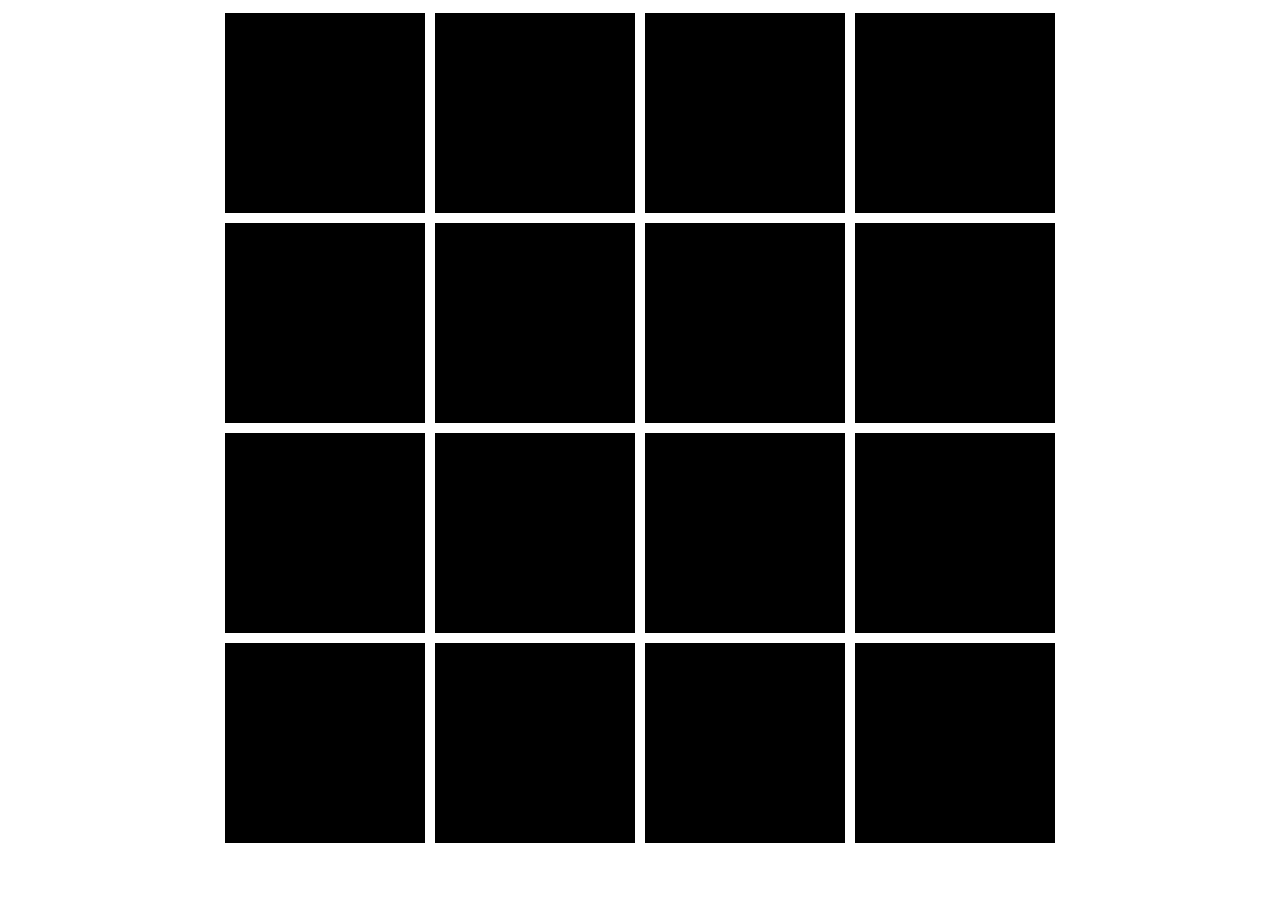
<file: memorama-Jorge/index.html>
<!DOCTYPE html>
<html lang="en">
  <head>
    <meta charset="UTF-8" />
    <meta http-equiv="X-UA-Compatible" content="IE=edge" />
    <meta name="viewport" content="width=device-width, initial-scale=1.0" />
    <title>Document</title>
    <link rel="stylesheet" href="style.css" />
  </head>
  <body>
    <div id="card" class="contenedor"></div>

    <script src="app.js"></script>
  </body>
</html>
</file>
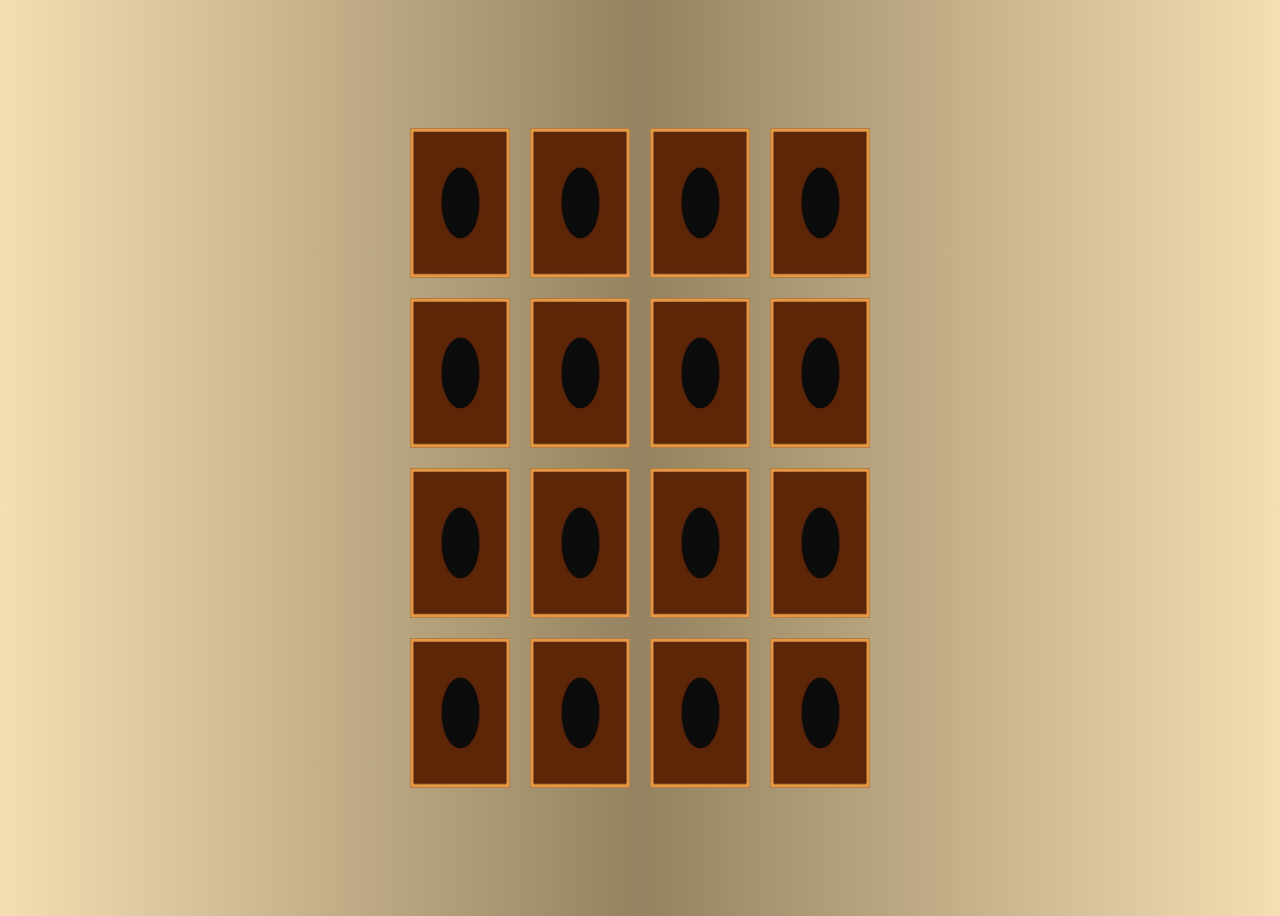
<file: memorama-joshua/index.html>
<!DOCTYPE html>
<html lang="en">
  <head>
    <meta charset="UTF-8" />
    <meta http-equiv="X-UA-Compatible" content="IE=edge" />
    <meta name="viewport" content="width=device-width, initial-scale=1.0" />
    <link rel="stylesheet" href="styles.css" />
    <title>Memorama</title>
  </head>
  <body class="cuerpo">
    <div id="contenedor" class="contenedor"></div>
    <script src="app.js"></script>
  </body>
</html>
</file>
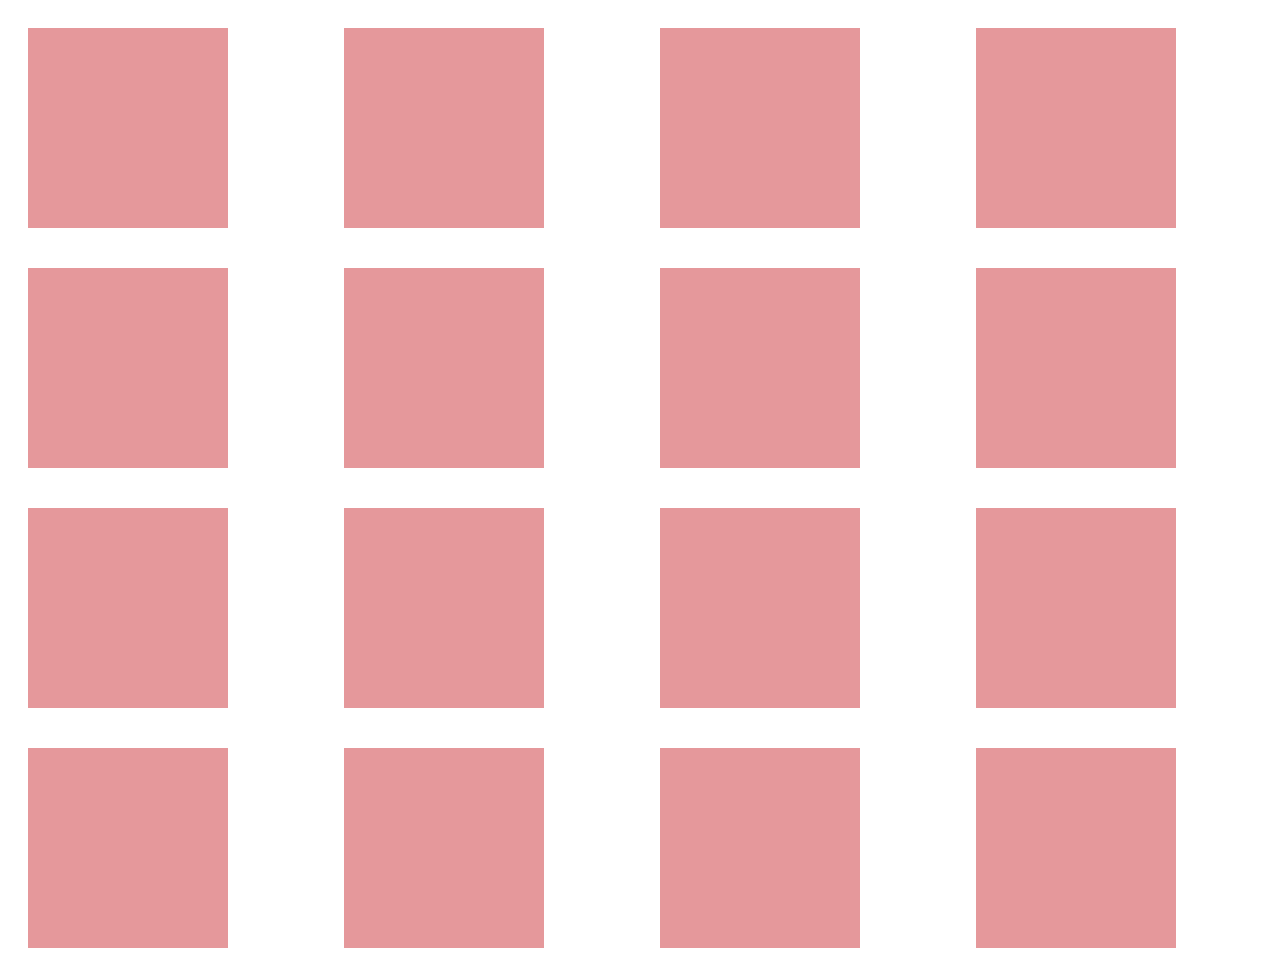
<file: memorama-Karina/index.html>
<!DOCTYPE html>
<html lang="en">
  <head>
    <meta charset="UTF-8" />
    <meta http-equiv="X-UA-Compatible" content="IE=edge" />
    <meta name="viewport" content="width=device-width, initial-scale=1.0" />
    <link rel="stylesheet" href="styles.css" />
    <title>Memorama</title>
  </head>
  <body>
    <div class="contenedor" id="contenedor"></div>
    <script src="app.js"></script>
  </body>
</html>
</file>
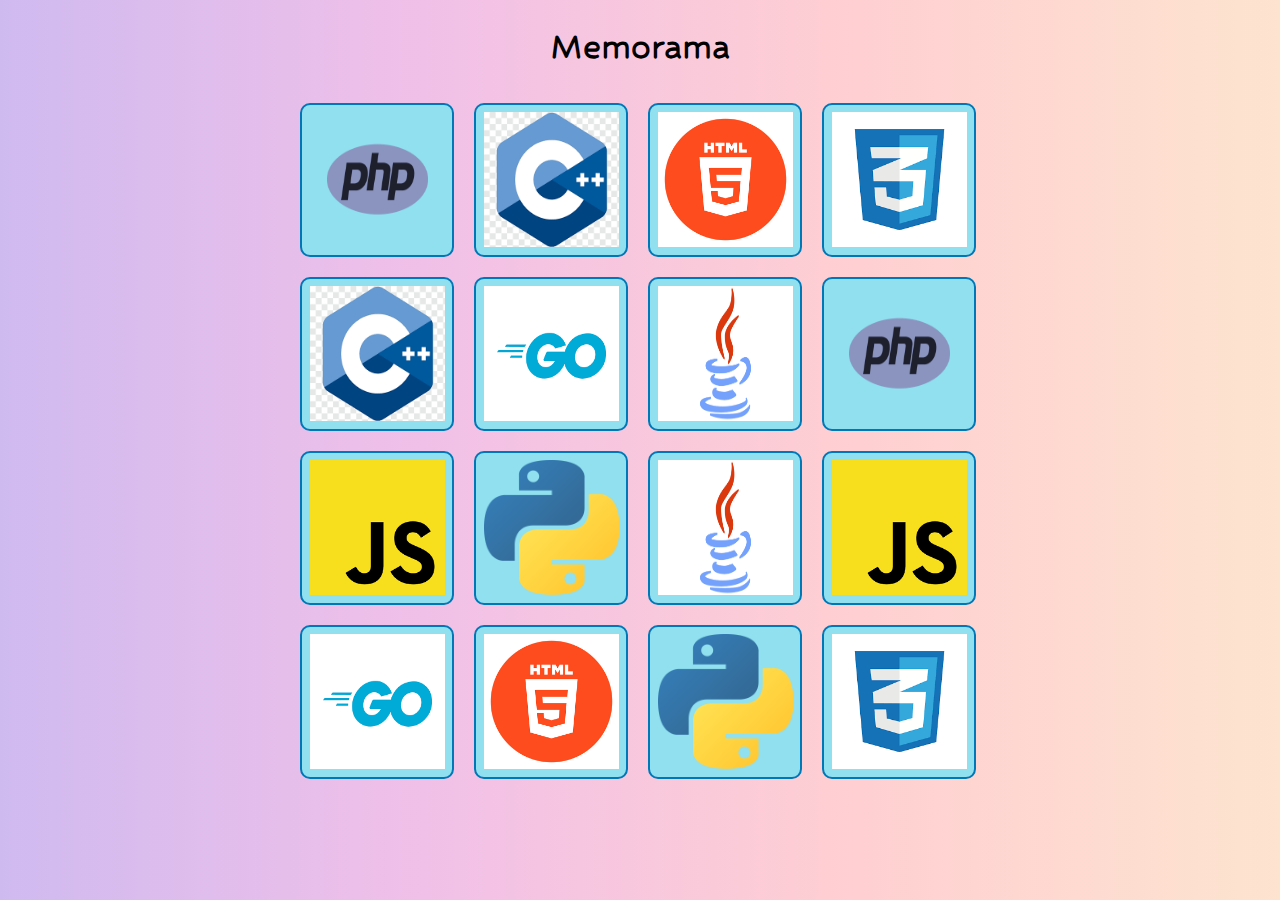
<file: memorama-Keilin/index.html>
<!DOCTYPE html>
<html lang="en">
  <head>
    <meta charset="UTF-8" />
    <meta http-equiv="X-UA-Compatible" content="IE=edge" />
    <meta name="viewport" content="width=device-width, initial-scale=1.0" />
    <link href="https://fonts.googleapis.com/css2?family=Hubballi&display=swap" rel="stylesheet">
    <link rel="stylesheet" href="styles.css" />
    <title>Memorama</title>
  </head>
  <body class="cuerpo-pagina">
    <h1 class="titulo">Memorama</h1>
    <div class="contenedor" id="contenedor"></div>
    <script src="app.js"></script>
  </body>
</html>
</file>
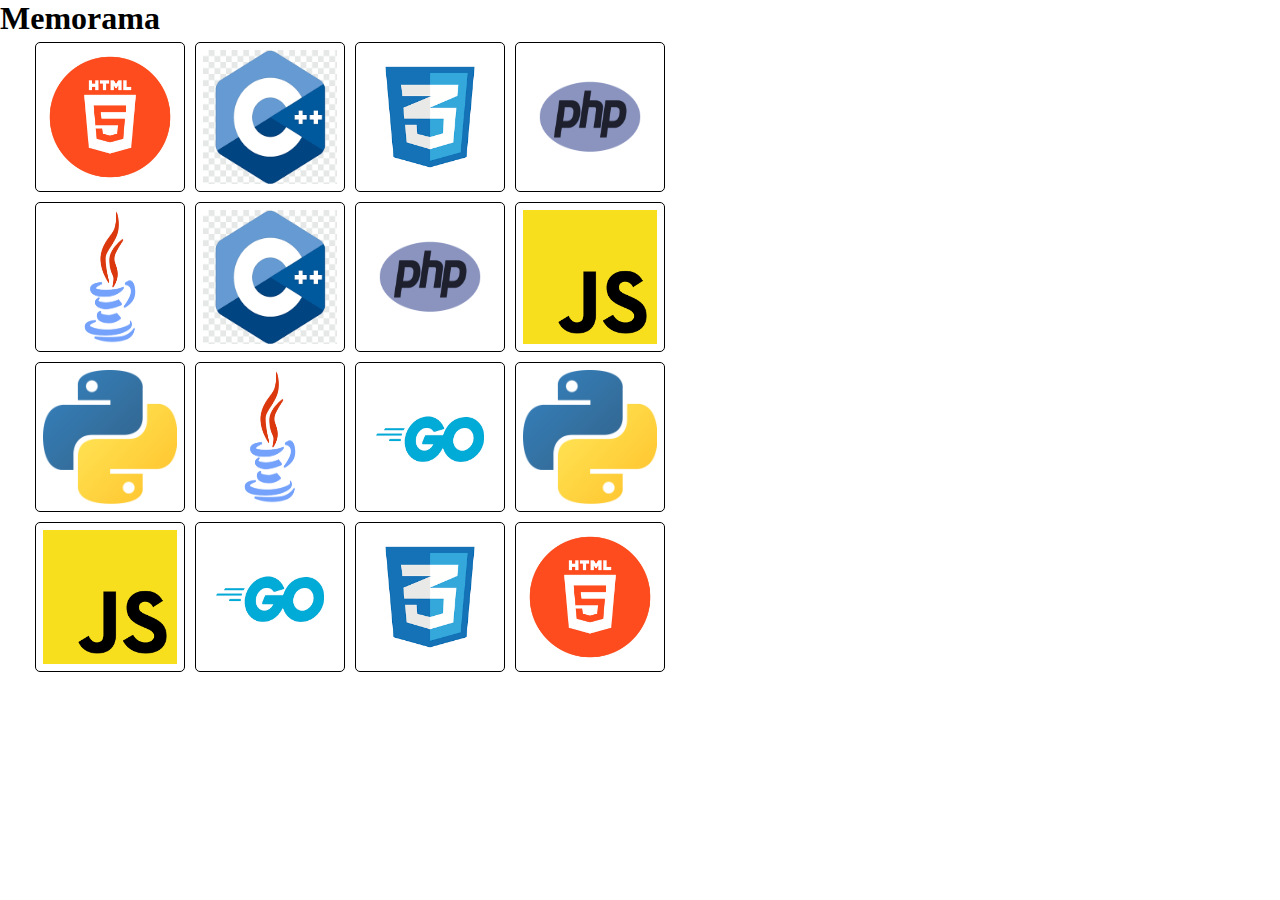
<file: memorama-yessica/index.html>
<!DOCTYPE html>
<html lang="en">
<head>
    <meta charset="UTF-8">
    <meta http-equiv="X-UA-Compatible" content="IE=edge">
    <meta name="viewport" content="width=device-width, initial-scale=1.0">
    <link rel="stylesheet" href="styles.css">
    <title>Memorama</title>
</head>
<body>
    <h1 class="titulo">Memorama</h1>
    <div class="contenedor" id="contenedor"></div>
  
    <script src="app.js"></script>
</body>
</html>
</file>
<file: memorama-Jorge/style.css>
.style_div {
  height: 200px;
  margin: 5px;
  width: 200px;
  border: none;
  background-color: black;
}

.contenedor {
  display: flex;
  justify-content: center;
  margin: auto;
  flex-wrap: wrap;
  max-width: 900px;
}
</file>
<file: memorama-joshua/styles.css>
.cuerpo {
  background: linear-gradient(to right, wheat, rgb(148, 130, 96), wheat);
}

.carta {
  width: 100px;
  height: 150px;
  margin: 10px;
}

.contenedor {
  height: 100vh;
  display: flex;
  justify-content: center;
  align-items: center;
}

.contenedor-cartas {
  display: grid;
  grid-template-areas:
    "img img img img"
    "img img img img"
    "img img img img"
    "img img img img";
}
</file>
<file: memorama-Karina/styles.css>
.contenedor {
  display: grid;
  grid-template-columns: repeat(4, 1fr);
}

.divMemorama {
  background-color: #e5989b;
  height: 200px;
  width: 200px;
  margin: 20px;
}
</file>
<file: memorama-Keilin/styles.css>
.cuerpo-pagina {
  background-image: linear-gradient(
    to right,
    #cfbaf0,
    #f1c0e8,
    #ffcfd2,
    #fde4cf
  );
}

.titulo {
  font-family: "Hubballi", cursive;
  font-size: 40px;
  text-align: center;
}

.contenedor {
  display: flex;
  flex-wrap: wrap;
  margin: 2% auto;
  width: 700px;
}

.contenedor-tarjeta {
  background-color: #90e0ef;
  border: 2px solid #0077b6;
  border-radius: 10px;
  height: 150px;
  margin: 10px;
  width: 150px;
}

.imagen {
  height: 90%;
  margin: 5%;
  width: 90%;
}
</file>
<file: memorama-yessica/styles.css>
*{
    margin:0;
    padding: 0;
    box-sizing: border-box;
}

.contenedor{
    display: flex;
    align-items: center;
    justify-content: center;
    flex-wrap: wrap;
    max-width: 700px;
}
.div-carta{
    width: 150px;
    height: 150px;
    margin: 5px;
    border: none;
    border-radius: 5px;
    border-color: black;
    border-width: 1.5px;
    border-style: solid;
}
.carta{
    height: 90%;
    margin: 5%;
    width: 90%;
}
</file>
